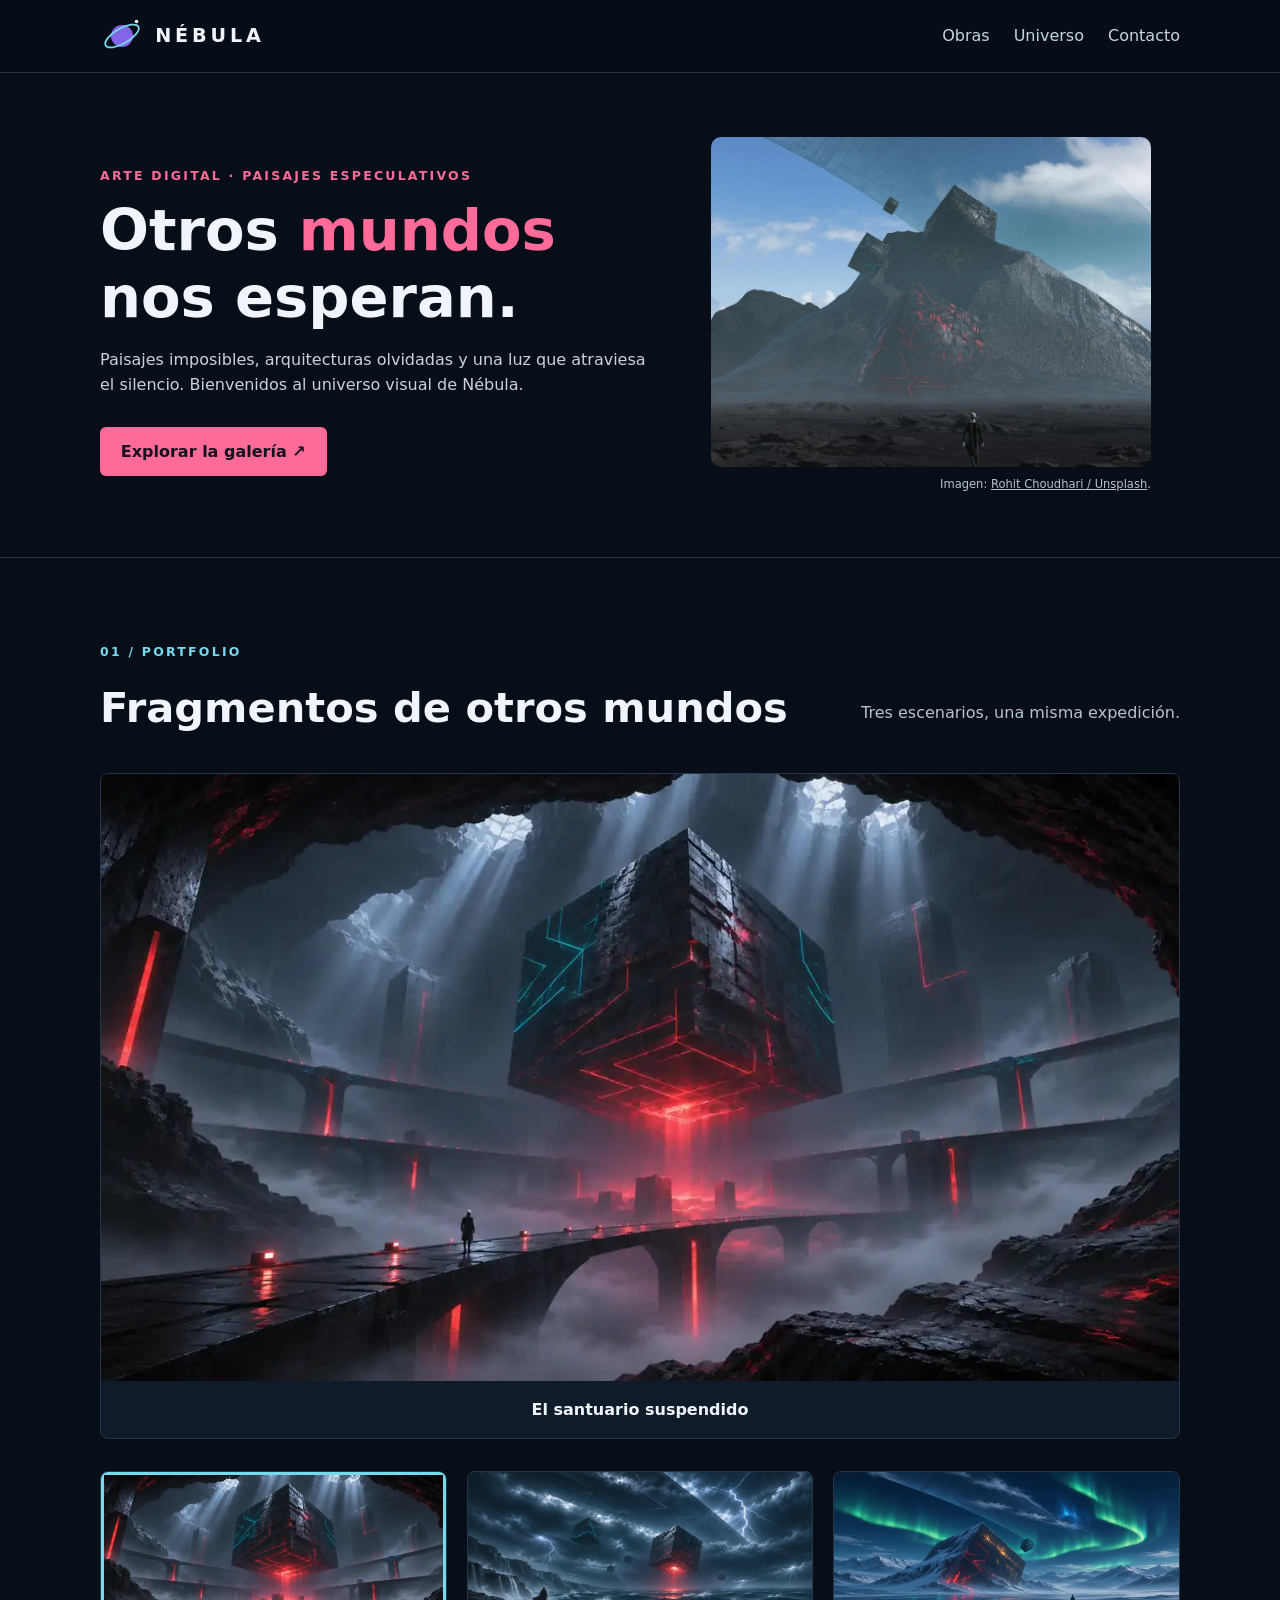
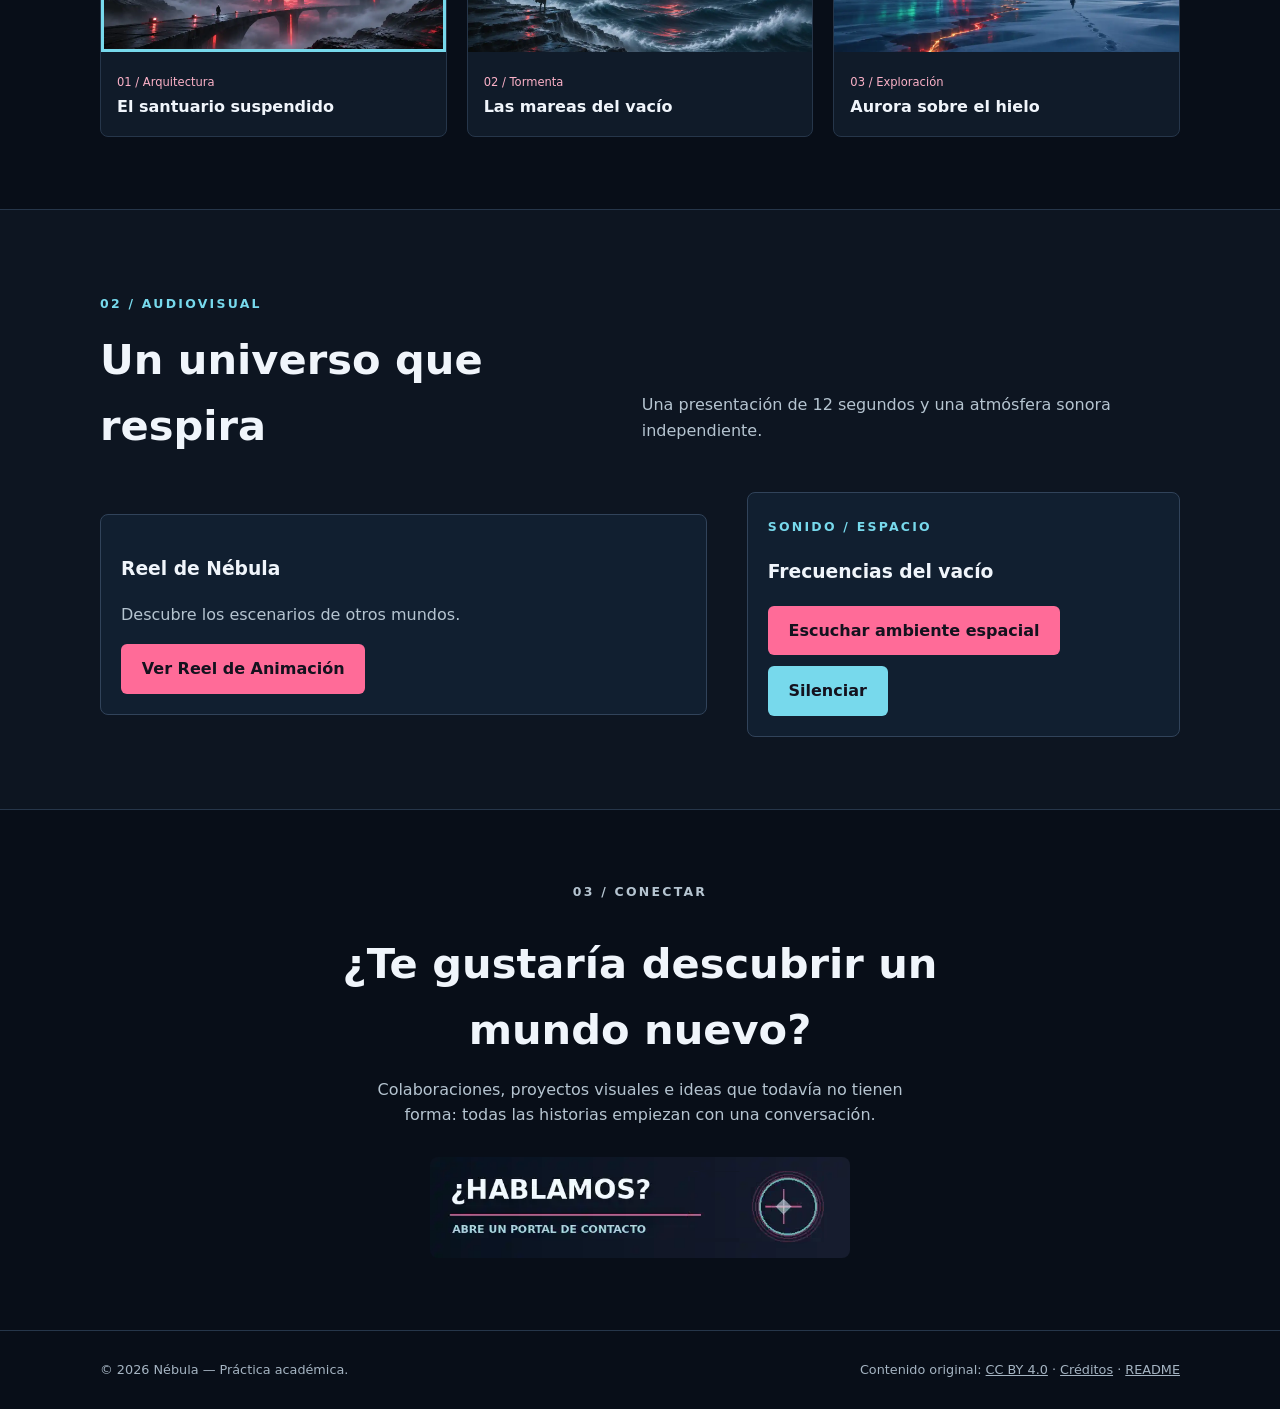
<file: index.html>
<!DOCTYPE html>
<html lang="es">

<head>
    <meta charset="UTF-8">
    <meta name="viewport" content="width=device-width, initial-scale=1.0">
    <title>Nébula — Arte digital</title>
    <link rel="stylesheet" href="style.css">
</head>

<body>

    <a class="boton-saltar" href="#contenido">Saltar al contenido</a>

    <!-- Cabecera y logo SVG -->
    <header class="cabecera">
        <nav class="contenedor navegacion" aria-label="Navegación principal">
            <a class="logo" href="#inicio">
                <svg width="44" height="44" viewBox="0 0 100 100" aria-hidden="true">
                    <circle class="planeta" cx="50" cy="50" r="25" />
                    <ellipse class="orbita" cx="50" cy="50" rx="43" ry="17" transform="rotate(-30 50 50)" />
                    <circle class="estrella" cx="83" cy="17" r="4" />
                </svg>
                <span>NÉBULA</span>
            </a>
            <div class="menu-enlaces">
                <a href="#galeria">Obras</a>
                <a href="#universo">Universo</a>
                <a href="#contacto">Contacto</a>
            </div>
        </nav>
    </header>

    <main id="contenido">

        <!-- Portada -->
        <section class="portada" id="inicio">
            <div class="contenedor portada-grid">
                <div class="portada-texto">
                    <p class="etiqueta-portada">Arte digital · Paisajes especulativos</p>
                    <h1>Otros <span>mundos</span> nos esperan.</h1>
                    <p class="texto-destacado">
                        Paisajes imposibles, arquitecturas olvidadas y una luz
                        que atraviesa el silencio. Bienvenidos al universo visual de Nébula.
                    </p>
                    <a class="boton" href="#galeria">Explorar la galería ↗</a>
                </div>
                <figure class="portada-imagen">
                    <img src="assets/img/portada.webp" alt="Explorador ante montañas y monolitos alienígenas">
                    <figcaption>
                        Imagen: <a href="https://unsplash.com/@iamrohitchoudhari" target="_blank" rel="noopener">Rohit
                            Choudhari / Unsplash</a>.
                    </figcaption>
                </figure>
            </div>
        </section>

        <!-- Galería interactiva -->
        <section class="seccion" id="galeria">
            <div class="contenedor">
                <div class="seccion-cabecera">
                    <div>
                        <p class="etiqueta-seccion">01 / Portfolio</p>
                        <h2>Fragmentos de otros mundos</h2>
                    </div>
                    <p class="seccion-descripcion">Tres escenarios, una misma expedición.</p>
                </div>

                <!-- Imagen principal -->
                <figure class="visor">
                    <img id="imagen-principal" src="assets/img/santuario-suspendido.webp"
                        alt="Cubo suspendido en una caverna alienígena">
                    <figcaption id="titulo-principal" aria-live="polite">
                        El santuario suspendido
                    </figcaption>
                </figure>

                <!-- Miniaturas -->
                <div class="galeria-obras">

                    <figure class="tarjeta-obra">
                        <button class="miniatura" type="button" aria-pressed="true"
                            aria-label="Ver El santuario suspendido">
                            <img src="assets/img/santuario-suspendido.webp"
                                alt="Cubo suspendido en una caverna alienígena">
                        </button>
                        <figcaption>
                            <span class="etiqueta-obra">01 / Arquitectura</span>
                            <h3>El santuario suspendido</h3>
                        </figcaption>
                    </figure>

                    <figure class="tarjeta-obra">
                        <button class="miniatura" type="button" aria-pressed="false"
                            aria-label="Ver Las mareas del vacío">
                            <img src="assets/img/mareas-del-vacio.webp" alt="Océano oscuro con cubos flotantes">
                        </button>
                        <figcaption>
                            <span class="etiqueta-obra">02 / Tormenta</span>
                            <h3>Las mareas del vacío</h3>
                        </figcaption>
                    </figure>

                    <figure class="tarjeta-obra">
                        <button class="miniatura" type="button" aria-pressed="false"
                            aria-label="Ver Aurora sobre el hielo">
                            <img src="assets/img/aurora-sobre-el-hielo.webp" alt="Paisaje nevado con auroras verdes">
                        </button>
                        <figcaption>
                            <span class="etiqueta-obra">03 / Exploración</span>
                            <h3>Aurora sobre el hielo</h3>
                        </figcaption>
                    </figure>
                </div>
            </div>
        </section>

        <!-- Sección multimedia -->
        <section class="seccion multimedia" id="universo">
            <div class="contenedor">
                <div class="seccion-cabecera">
                    <div>
                        <p class="etiqueta-seccion">02 / Audiovisual</p>
                        <h2>Un universo que respira</h2>
                    </div>
                    <p class="seccion-descripcion">
                        Una presentación de 12 segundos y una atmósfera sonora independiente.
                    </p>
                </div>

                <div class="multimedia-grid">

                    <!-- Botón del vídeo -->
                    <div class="caja-video">
                        <h3>Reel de Nébula</h3>
                        <p>Descubre los escenarios de otros mundos.</p>
                        <button class="boton" id="abrir-video" type="button">
                            Ver Reel de Animación
                        </button>
                    </div>

                    <!-- Audio personalizado -->
                    <div class="caja-audio">
                        <span class="etiqueta-seccion">Sonido / Espacio</span>
                        <h3>Frecuencias del vacío</h3>

                        <audio id="audio-ambiente" preload="none">
                            <source src="assets/audio/ambiente-nebula.mp3" type="audio/mpeg">
                        </audio>

                        <div class="controles-audio">
                            <button class="boton" id="boton-audio" type="button">
                                Escuchar ambiente espacial
                            </button>
                            <button class="boton" id="boton-silencio" type="button" aria-pressed="false">
                                Silenciar
                            </button>
                        </div>
                    </div>
                </div>
            </div>
        </section>

        <!-- Contacto -->
        <section class="seccion contacto" id="contacto">
            <div class="contenedor">
                <p class="etiqueta-seccion">03 / Conectar</p>
                <h2>¿Te gustaría descubrir un mundo nuevo?</h2>
                <p>Colaboraciones, proyectos visuales e ideas que todavía
                    no tienen forma: todas las historias empiezan con una conversación.</p>
                <div class="banner-contacto">
                    <img src="assets/img/contacto.webp" alt="Portal luminoso rojo y azul">
                </div>
            </div>
        </section>

    </main>

    <!-- Ventana modal del vídeo -->
    <dialog id="modal-video" class="modal-video" aria-label="Reel de animación">
        <button id="cerrar-video" class="cerrar-video" type="button" aria-label="Cerrar vídeo">✕</button>
        <video id="video-reel" controls playsinline preload="none" poster="assets/img/video-poster.webp">
            <source src="assets/video/presentacion.mp4" type="video/mp4">
            Tu navegador no puede reproducir este vídeo.
        </video>
    </dialog>

    <!-- Pie de página con licencia y créditos -->
    <footer class="pie-pagina">
        <div class="contenedor">
            <span>© 2026 Nébula — Práctica académica.</span>
            <span>
                Contenido original:
                <a href="https://creativecommons.org/licenses/by/4.0/" target="_blank" rel="noopener">CC BY 4.0</a>
                · <a href="credits.html">Créditos</a>
                · <a href="README.md">README</a>
            </span>
        </div>
    </footer>

    <!-- Archivo JavaScript -->
    <script src="script.js"></script>
</body>

</html>
</file>
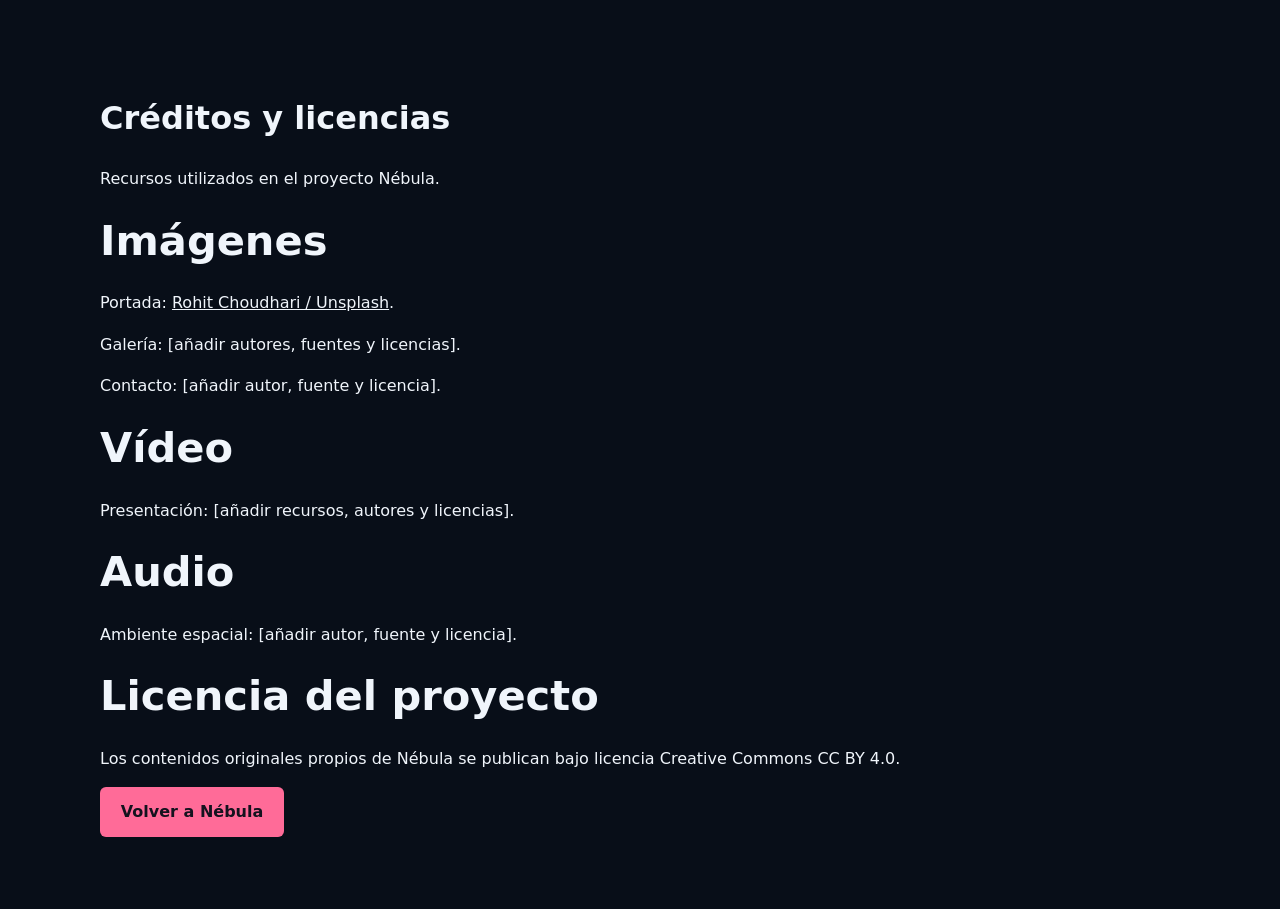
<file: credits.html>
<!DOCTYPE html>
<html lang="es">

<head>
    <meta charset="UTF-8">
    <meta name="viewport" content="width=device-width, initial-scale=1.0">
    <title>Créditos - Nébula</title>
    <link rel="stylesheet" href="style.css">
</head>

<body>

    <!-- Créditos de los recursos -->
    <main class="contenedor seccion">
        <h1>Créditos y licencias</h1>
        <p>Recursos utilizados en el proyecto Nébula.</p>

        <h2>Imágenes</h2>
        <p>Portada: <a href="https://unsplash.com/@iamrohitchoudhari">
                Rohit Choudhari / Unsplash</a>.</p>
        <p>Galería: [añadir autores, fuentes y licencias].</p>
        <p>Contacto: [añadir autor, fuente y licencia].</p>

        <h2>Vídeo</h2>
        <p>Presentación: [añadir recursos, autores y licencias].</p>

        <h2>Audio</h2>
        <p>Ambiente espacial: [añadir autor, fuente y licencia].</p>

        <h2>Licencia del proyecto</h2>
        <p>Los contenidos originales propios de Nébula se publican
            bajo licencia Creative Commons CC BY 4.0.</p>

        <a class="boton" href="index.html">Volver a Nébula</a>
    </main>

</body>

</html>
</file>
<file: style.css>
/* Colores principales */
:root {
    color-scheme: dark;
    --bg: #080e18;
    --card: #101b29;
    --border: #26364a;
    --txt: #f0f5fb;
    --dim: #b5c4d0;
    --red: #ff6b98;
    --blue: #77d9ec;
}

/* Estilos generales */
* {
    box-sizing: border-box;
}

html {
    scroll-behavior: smooth;
}

body {
    margin: 0;
    background: var(--bg);
    color: var(--txt);
    font-family: system-ui, sans-serif;
    line-height: 1.6;
}

a {
    color: inherit;
}

button {
    cursor: pointer;
    font: inherit;
}

.contenedor {
    width: min(1080px, calc(100% - 2.5rem));
    margin: auto;
}

/* Accesibilidad */
.boton-saltar {
    position: absolute;
    top: -5rem;
    left: 1rem;
    padding: .5rem 1rem;
    background: white;
    color: black;
    z-index: 100;
}

.boton-saltar:focus {
    top: .7rem;
}

a:focus-visible,
button:focus-visible {
    outline: 3px solid var(--blue);
    outline-offset: 4px;
}

/* Botones y etiquetas */
.boton {
    display: inline-flex;
    align-items: center;
    justify-content: center;
    min-height: 44px;
    padding: .75rem 1.3rem;
    border: 0;
    border-radius: 6px;
    background: var(--red);
    color: #14121e;
    font-weight: bold;
    text-decoration: none;
    transition: transform .2s, background .2s;
}

.boton:hover {
    transform: translateY(-2px);
    background: #ff93b4;
}

.etiqueta-portada,
.etiqueta-seccion {
    font-size: .78rem;
    font-weight: bold;
    letter-spacing: .18em;
    text-transform: uppercase;
    color: var(--blue);
}

.etiqueta-portada {
    color: var(--red);
}

/* Cabecera y navegación */
.cabecera {
    position: sticky;
    top: 0;
    z-index: 20;
    border-bottom: 1px solid var(--border);
    background: rgba(8, 14, 24, .92);
}

.navegacion {
    display: flex;
    justify-content: space-between;
    align-items: center;
    min-height: 72px;
    gap: 1.5rem;
}

.logo {
    display: inline-flex;
    align-items: center;
    gap: .7rem;
    font-weight: bold;
    letter-spacing: .2em;
    font-size: 1.2rem;
    text-decoration: none;
}

.menu-enlaces {
    display: flex;
    gap: 1.5rem;
}

.menu-enlaces a {
    display: flex;
    align-items: center;
    min-height: 44px;
    text-decoration: none;
    color: #c5d6e2;
}

.menu-enlaces a:hover {
    color: var(--red);
}

/* Logo SVG interactivo */
.logo svg {
    transition: transform .3s;
}

.planeta {
    fill: #8366e8;
    transition: fill .3s;
}

.orbita {
    fill: none;
    stroke: var(--blue);
    stroke-width: 4;
    transition: stroke .3s;
}

.estrella {
    fill: white;
}

.logo:hover svg,
.logo:focus-visible svg {
    transform: scale(1.1);
}

.logo:hover .planeta,
.logo:focus-visible .planeta {
    fill: var(--red);
}

.logo:hover .orbita,
.logo:focus-visible .orbita {
    stroke: white;
}

/* Portada */
.portada {
    padding: 4rem 0;
    border-bottom: 1px solid var(--border);
}

.portada-grid {
    display: grid;
    grid-template-columns: 1.2fr 1fr;
    align-items: center;
    gap: 3rem;
}

.portada h1 {
    font-size: clamp(2.2rem, 4.5vw, 3.6rem);
    line-height: 1.15;
    margin: 0 0 1rem;
}

.portada h1 span {
    color: var(--red);
}

.texto-destacado {
    color: #c6d3df;
    margin-bottom: 1.8rem;
}

.portada-imagen {
    margin: 0;
    max-width: 440px;
}

.portada-imagen img {
    width: 100%;
    max-height: 340px;
    aspect-ratio: 4/3;
    object-fit: cover;
    border-radius: 10px;
}

.portada-imagen figcaption {
    font-size: .72rem;
    color: var(--dim);
    text-align: right;
}

/* Secciones */
.seccion {
    padding: 4.5rem 0;
}

.seccion-cabecera {
    display: flex;
    justify-content: space-between;
    align-items: end;
    gap: 2rem;
    margin-bottom: 2rem;
}

.seccion h2 {
    font-size: clamp(1.8rem, 3.5vw, 2.6rem);
    margin: 0;
}

.seccion-descripcion {
    color: var(--dim);
}

/* Galería interactiva */
.visor {
    margin: 0 0 2rem;
    background: var(--card);
    border: 1px solid var(--border);
    border-radius: 8px;
    overflow: hidden;
    text-align: center;
}

.visor img {
    display: block;
    width: 100%;
    aspect-ratio: 16/9;
    object-fit: cover;
    opacity: 1;
    transition: opacity .2s;
}

.visor img.cambiando {
    opacity: 0;
}

.visor figcaption {
    padding: 1rem;
    font-weight: bold;
}

.galeria-obras {
    display: grid;
    grid-template-columns: repeat(3, minmax(0, 1fr));
    gap: 1.25rem;
}

.tarjeta-obra {
    margin: 0;
    background: var(--card);
    border: 1px solid var(--border);
    border-radius: 8px;
    overflow: hidden;
}

.miniatura {
    display: block;
    width: 100%;
    min-height: 44px;
    padding: 0;
    border: none;
    background: transparent;
    cursor: pointer;
    overflow: hidden;
}

.miniatura img {
    display: block;
    width: 100%;
    height: 180px;
    object-fit: cover;
    transition: transform .3s;
}

.miniatura:hover img,
.miniatura:focus-visible img {
    transform: scale(1.06);
}

.miniatura[aria-pressed="true"] {
    outline: 3px solid var(--blue);
    outline-offset: -3px;
}

.miniatura:focus-visible {
    outline: 3px solid var(--red);
    outline-offset: -3px;
}

.tarjeta-obra figcaption {
    padding: 1rem;
}

.tarjeta-obra h3 {
    margin: 0;
    font-size: 1rem;
}

.etiqueta-obra {
    color: #fbb1c7;
    font-size: .72rem;
}

/* Sección multimedia */
.multimedia {
    background: #0d1521;
    border-block: 1px solid var(--border);
}

.multimedia-grid {
    display: grid;
    grid-template-columns: 1.4fr 1fr;
    gap: 2.5rem;
    align-items: center;
}

.caja-video,
.caja-audio {
    padding: 1.25rem;
    border: 1px solid #31435a;
    background: #111f30;
    border-radius: 8px;
}

.caja-video p {
    color: var(--dim);
}

/* Botones del reproductor de audio */
.caja-audio audio {
    display: none;
}

.controles-audio {
    display: flex;
    flex-wrap: wrap;
    gap: .7rem;
}

#boton-silencio {
    background: var(--blue);
}

#boton-silencio[aria-pressed="true"] {
    background: var(--dim);
}

/* Ventana modal del vídeo */
.modal-video {
    width: min(800px, 90%);
    padding: 50px 15px 15px;
    background: var(--card);
    color: var(--txt);
    border: 1px solid var(--blue);
    border-radius: 10px;
}

.modal-video::backdrop {
    background: rgba(0, 0, 0, .85);
}

.modal-video video {
    display: block;
    width: 100%;
    max-height: 75vh;
}

.cerrar-video {
    position: absolute;
    top: 0;
    right: 0;
    min-width: 44px;
    min-height: 44px;
    border: 0;
    background: transparent;
    color: white;
    font-size: 24px;
}

.cerrar-video:hover {
    color: var(--red);
}

/* Contacto */
.contacto {
    text-align: center;
}

.contacto h2 {
    max-width: 650px;
    margin: 0 auto .8rem;
}

.contacto p {
    color: var(--dim);
    max-width: 540px;
    margin: 0 auto 1.8rem;
}

.banner-contacto {
    max-width: 420px;
    margin: auto;
    border-radius: 8px;
    overflow: hidden;
}

.banner-contacto img {
    display: block;
    width: 100%;
}

/* Pie de página */
.pie-pagina {
    padding: 1.8rem 0;
    border-top: 1px solid var(--border);
    color: #a5b4c2;
    font-size: .8rem;
}

.pie-pagina .contenedor {
    display: flex;
    justify-content: space-between;
    gap: 1rem;
    flex-wrap: wrap;
}

/* Diseño para tablet */
@media (max-width: 780px) {
    .navegacion {
        flex-direction: column;
        padding: 1rem 0;
    }

    .portada-grid,
    .multimedia-grid {
        grid-template-columns: 1fr;
    }

    .galeria-obras {
        grid-template-columns: repeat(2, 1fr);
    }

    .seccion-cabecera {
        display: block;
    }
}

/* Diseño para móvil */
@media (max-width: 520px) {
    .galeria-obras {
        grid-template-columns: 1fr;
    }

    .menu-enlaces {
        gap: 1rem;
    }

    .seccion {
        padding: 3rem 0;
    }
}

/* Reduce las animaciones */
@media (prefers-reduced-motion: reduce) {
    html {
        scroll-behavior: auto;
    }

    *,
    *::before,
    *::after {
        transition: none !important;
    }
}
</file>
